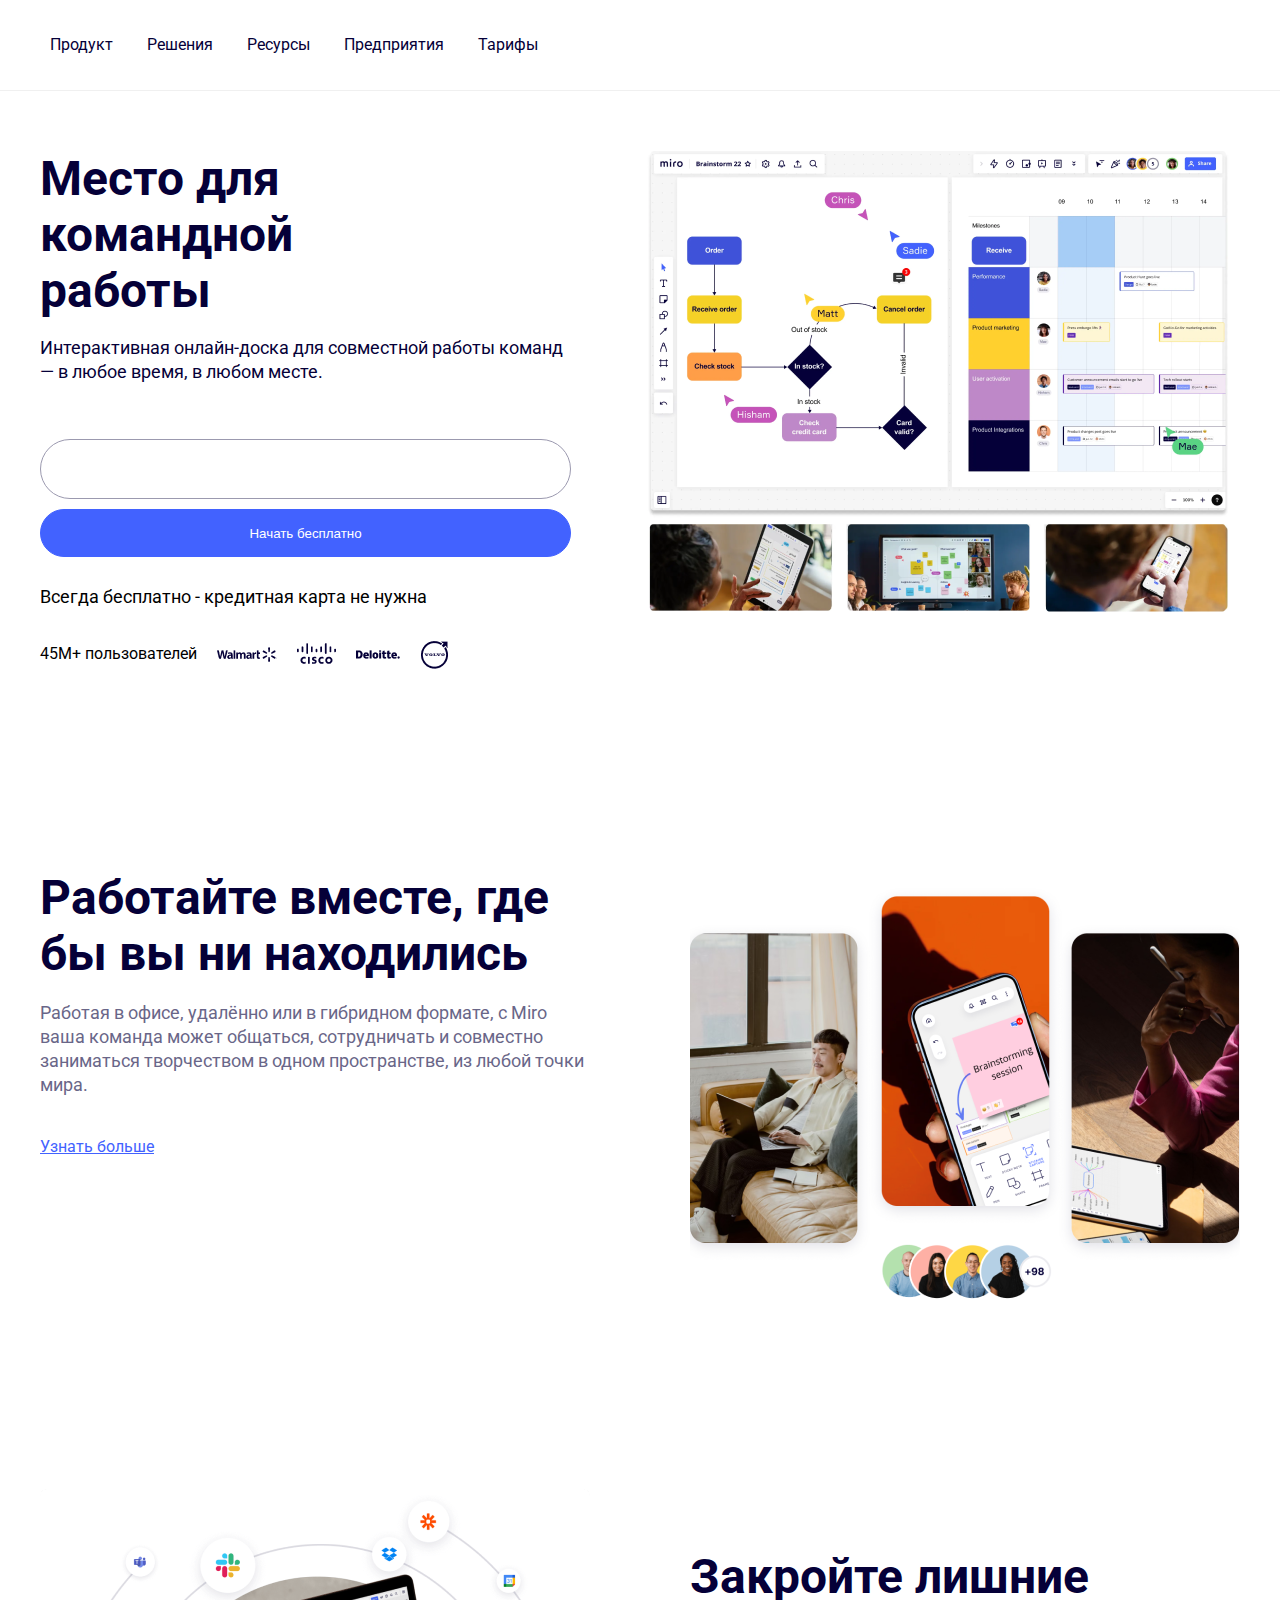
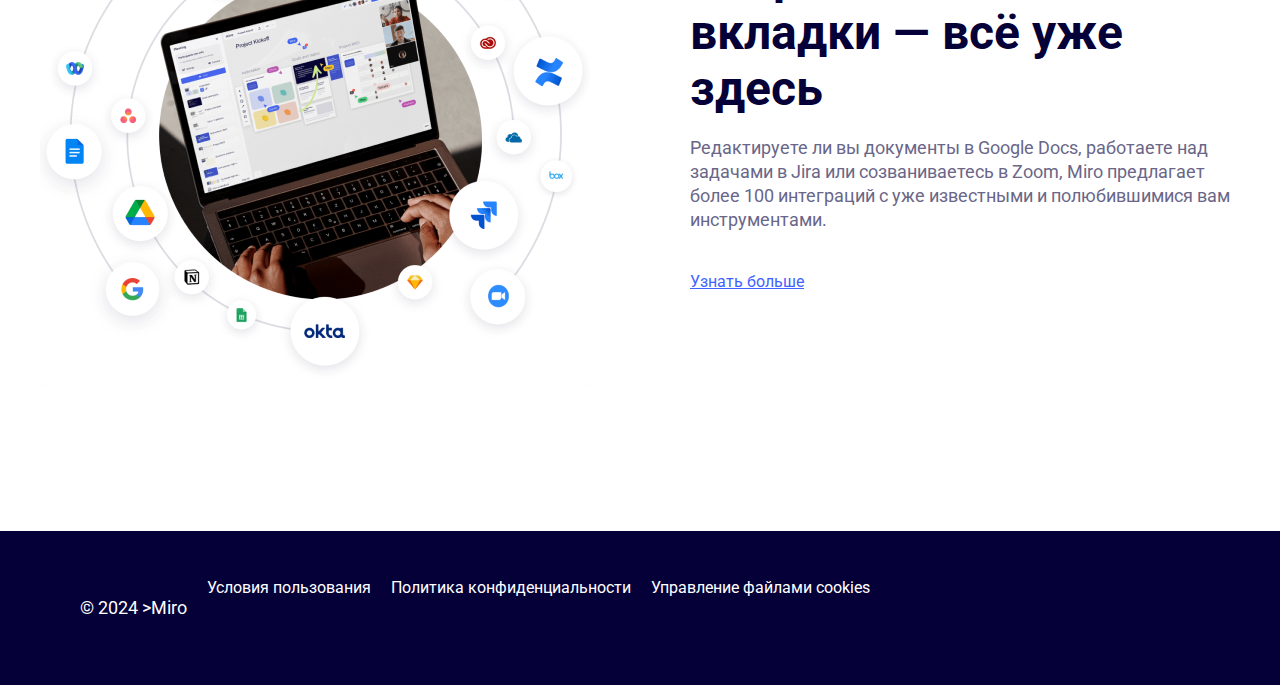
<file: 1 - Miro/index.html>
<!DOCTYPE html>
<html lang="ru">
  <head>
    <meta charset="UTF-8" />
    <meta name="viewport" content="width=device-width, initial-scale=1.0" />
    <title>Нотация описания архитектуры приложения</title>
    <link rel="stylesheet" href="./styles/style.css" />
    <link rel="preconnect" href="https://fonts.googleapis.com" />
    <link rel="preconnect" href="https://fonts.gstatic.com" crossorigin />
    <link
      href="https://fonts.googleapis.com/css2?family=Roboto&display=swap"
      rel="stylesheet"
    />
  </head>
  <body>
    <main>
      <header>
        <nav>
          <ul>
            <li><a href="#">Продукт</a></li>
            <li><a href="#">Решения</a></li>
            <li><a href="#">Ресурсы</a></li>
            <li><a href="#">Предприятия</a></li>
            <li><a href="#">Тарифы</a></li>
          </ul>
        </nav>
      </header>
      <section id="hero">
        <div>
          <h1>
            Место для<br />
            командной<br />
            работы
          </h1>
          <p class="heroText">
            Интерактивная онлайн-доска для совместной работы команд — в любое
            время, в любом месте.
          </p>
          <form action="/register" method="get" class="heroForm">
            <input type="email" name="email" id="email" />
            <button id="heroButton">Начать бесплатно</button>
            <p>Всегда бесплатно - кредитная карта не нужна</p>
            <div class="heroLogos">
              45М+ пользователей
              <img src="./images/Walmart.png" alt="Walmart" />
              <img src="./images/Cisco.png" alt="Cisco" />
              <img src="./images/Deloitte.png" alt="Deloitte" />
              <img src="./images/Volvo.png" alt="Volvo" />
            </div>
          </form>
        </div>
        <div>
          <img
            src="./images/headerimage-without-text 1.png"
            alt="Схема командной работы"
            id="heroImage"
          />
        </div>
      </section>
      <section class="section">
        <div>
          <h2>Работайте вместе, где бы вы ни находились</h2>
          <p class="sectionText">
            Работая в офисе, удалённо или в гибридном формате, с Miro ваша
            команда может общаться, сотрудничать и совместно заниматься
            творчеством в одном пространстве, из любой точки мира.
          </p>
          <a href="#" class="link">Узнать больше</a>
        </div>
        <div>
          <img
            src="./images/IMAGE2.png"
            alt="Работайте, где бы вы ни находились"
            class="img2"
          />
        </div>
      </section>
      <section class="section section-reverse">
        <div>
          <h2>Закройте лишние вкладки — всё уже здесь</h2>
          <p class="sectionText">
            Редактируете ли вы документы в Google Docs, работаете над задачами в
            Jira или созваниваетесь в Zoom, Miro предлагает более 100 интеграций
            с уже известными и полюбившимися вам инструментами.
          </p>
          <a href="#" class="link">Узнать больше</a>
        </div>
        <div>
          <img src="./images/IMAGE3.png" alt="Вкладки" />
        </div>
      </section>
      <footer>
        <div>
          <div>
            <p>&#169 2024 >Miro</p>
          </div>
          <a href="#">Условия пользования</a>
          <a href="#">Политика конфиденциальности</a>
          <a href="#">Управление файлами cookies</a>
        </div>
      </footer>
    </main>
  </body>
</html>
</file>
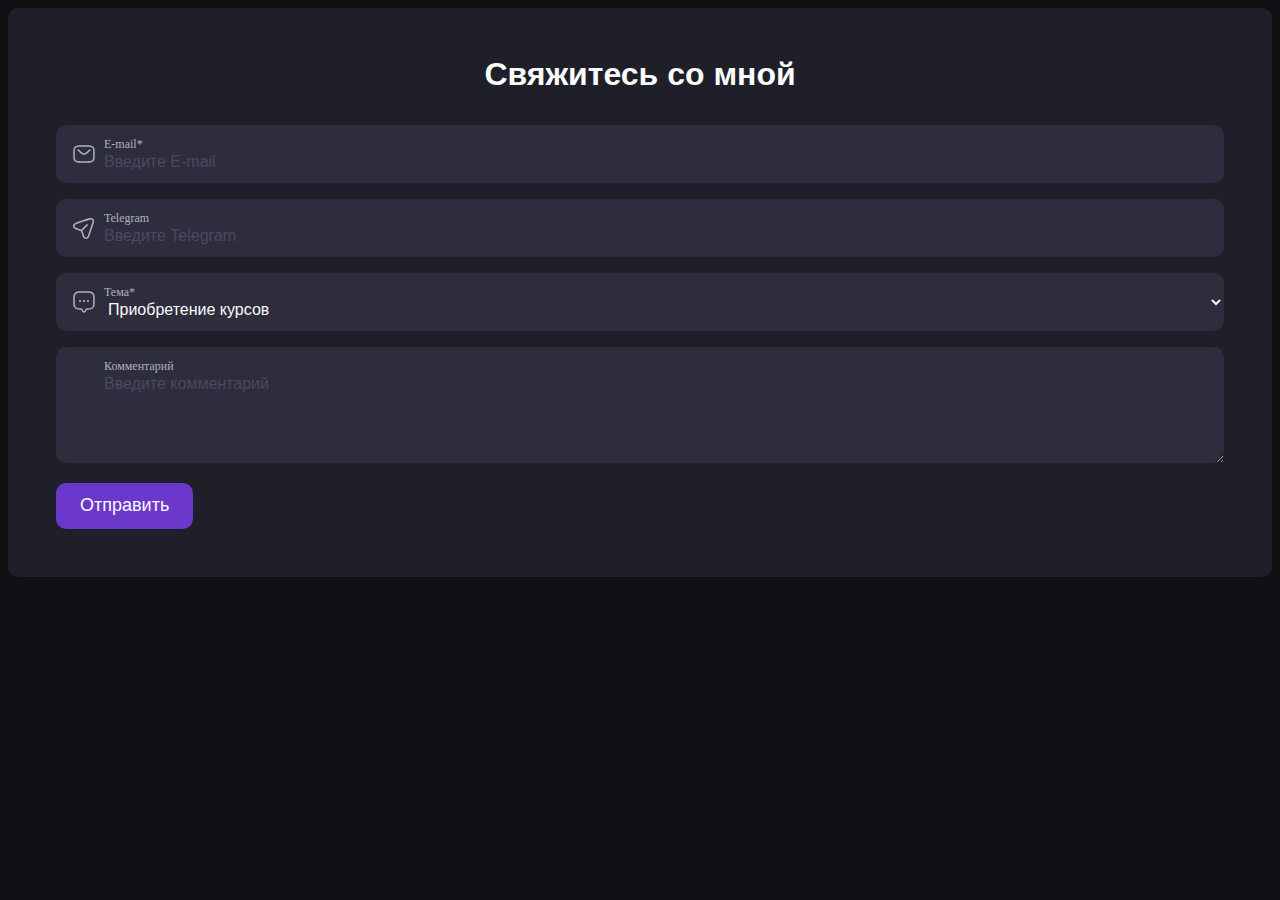
<file: 2 - PurpleForm/index.html>
<!DOCTYPE html>
<html lang="en">
  <head>
    <meta charset="UTF-8" />
    <meta name="viewport" content="width=device-width, initial-scale=1.0" />
    <title>Form</title>
    <link rel="stylesheet" href="./styles/style.css" />
  </head>
  <body>
    <main>
      <h1>Свяжитесь со мной</h1>
      <form action="#">
        <div class="inp">
          <img src="./images/message.svg" alt="иконка сообщения" />
          <label for="email">E-mail*</label>
          <input
            type="email"
            name="email"
            id="email"
            placeholder="Введите Е-mail"
            required
          />
        </div>
        <div class="inp">
          <img src="./images/telegram.svg" alt="иконка telegram">
          <label for="telegram">Telegram</label>
          <input
            type="text"
            name="telegram"
            id="telegram"
            placeholder="Введите Telegram"
          />
        </div>
        <div class="inp">
          <img src="./images/topic.svg" alt="иконка топика">
          <label for="topic">Тема*</label>
          <select name="topic" id="topic" required>
            <option value="courses" selected>Приобретение курсов</option>
            <option value="feedback">Обратная связь</option>
          </select>
        </div>
        <div class="inp">
          <label for="comment">Комментарий</label>
          <textarea
            name="comment"
            id="comment"
            cols="30"
            rows="4"
            placeholder="Введите комментарий"
          ></textarea>
        </div>
        <button type="submit" class="btn">Отправить</button>
      </form>
    </main>
  </body>
</html>
</file>
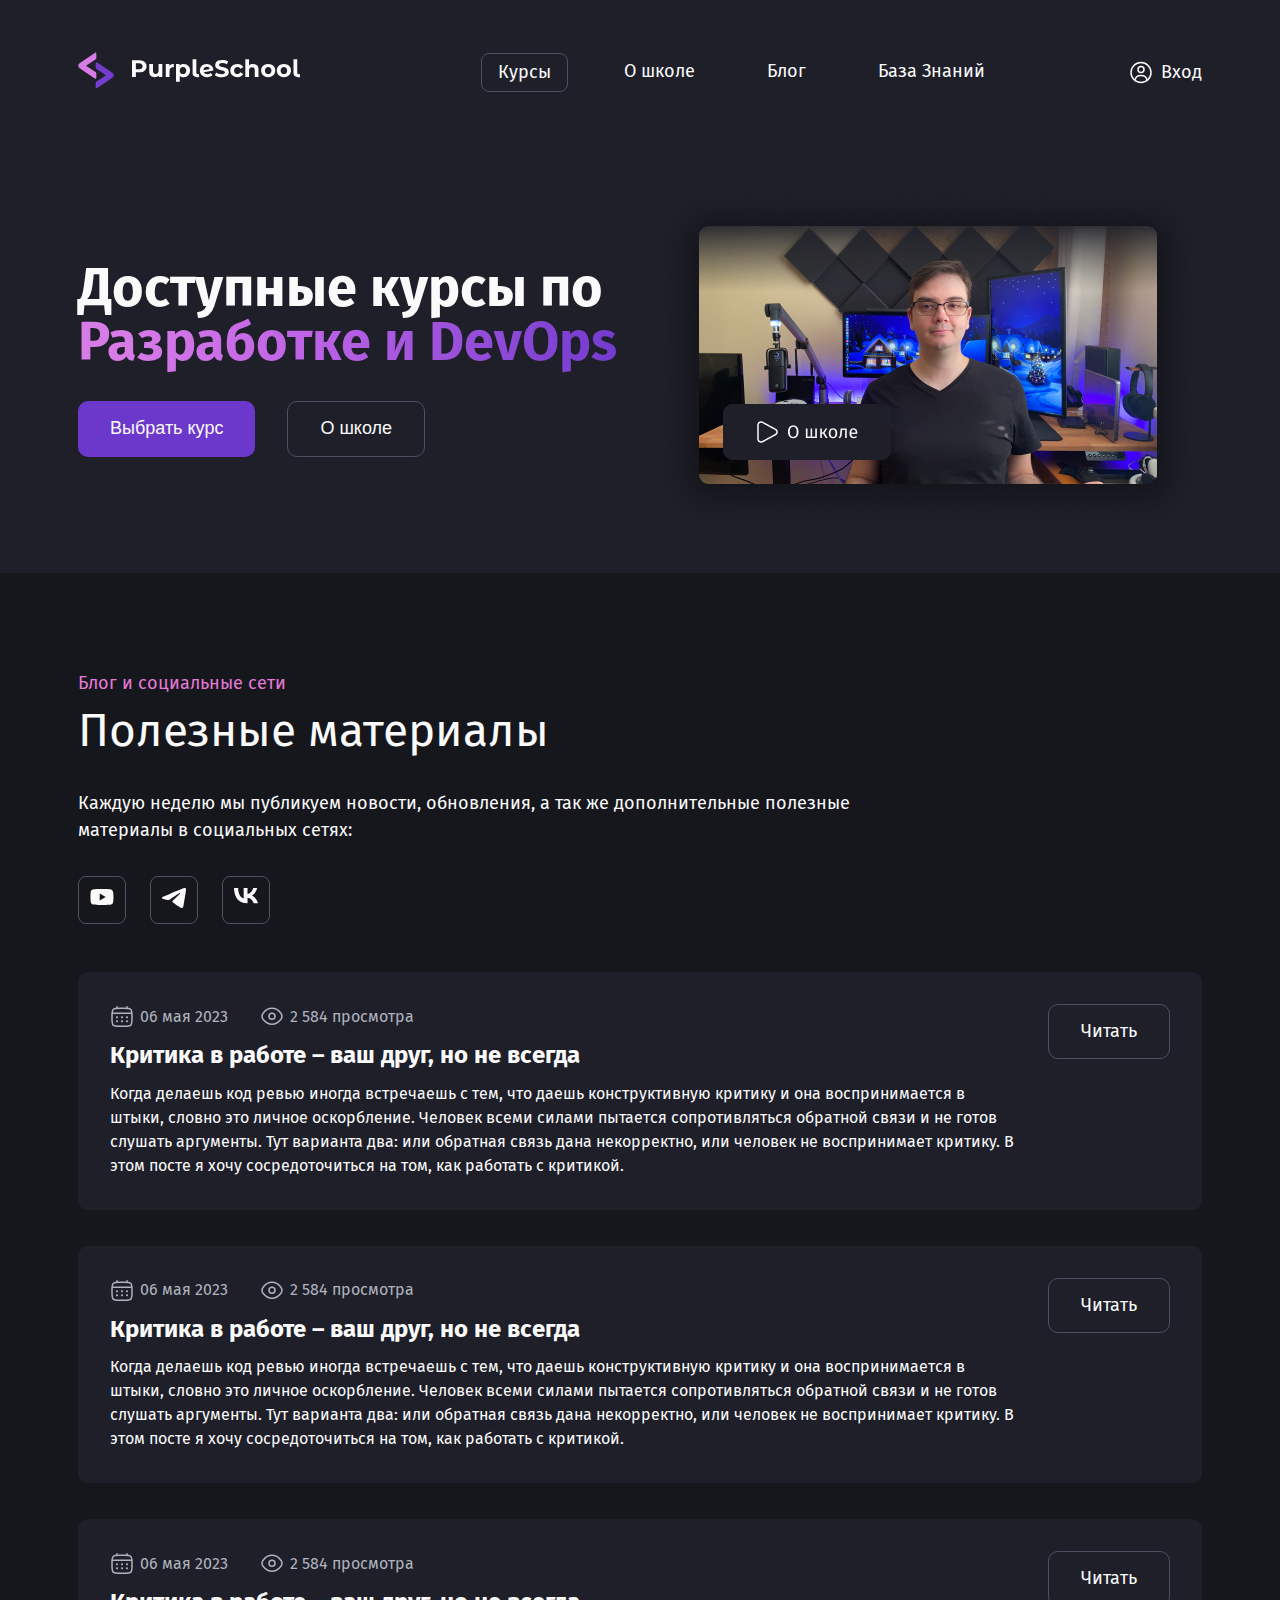
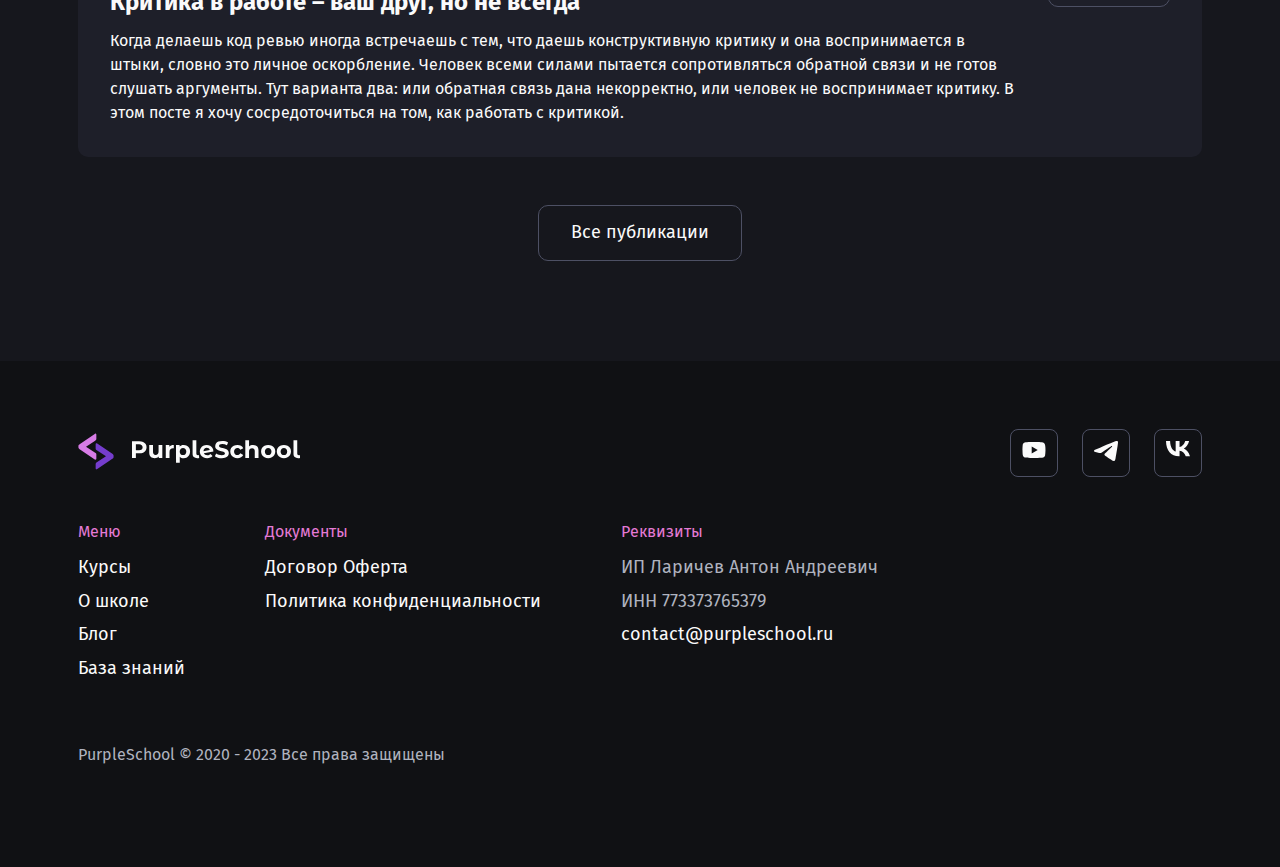
<file: 3 - PurpleSchools/index.html>
<!DOCTYPE html>
<html lang="en">

<head>
  <meta charset="UTF-8" />
  <meta name="viewport" content="width=device-width, initial-scale=1.0" />
  <title>Школа разработки PurpleSchool</title>
  <link rel="preconnect" href="https://fonts.googleapis.com" />
  <link rel="preconnect" href="https://fonts.gstatic.com" crossorigin />
  <link href="https://fonts.googleapis.com/css2?family=Fira+Sans:wght@400;700&display=swap" rel="stylesheet" />
  <link rel="stylesheet" href="./styles/global.css" />
  <link rel="stylesheet" href="./styles/header.css" />
  <link rel="stylesheet" href="./styles/components.css" />
  <link rel="stylesheet" href="./styles/page.css" />
  <link rel="stylesheet" href="./styles/footer.css" />
</head>

<body>
  <header class="header">
    <div class="header__wrapper">
      <a href="#"><img class="header__logo" src="./images/logo.svg" alt="Логотип PurpleSchool" /></a>
      <nav>
        <ul class="menu">
          <li class="menu__item menu__item_active"><a href="#">Курсы</a></li>
          <li class="menu__item"><a href="#">О школе</a></li>
          <li class="menu__item"><a href="#">Блог</a></li>
          <li class="menu__item"><a href="#">База Знаний</a></li>
        </ul>
      </nav>
      <a class="header__login" href="#" aria-label="Вход в личный кабинет">
        <img src="./images/user.svg" alt="Иконка пользователя" />
        <div>Вход</div>
      </a>
      <button class="header__mobile-menu-button" aria-expanded="false" aria-haspopup="true">
        <img src="./images/menu.svg" alt="Мобильное меню" />
      </button>
    </div>
  </header>
  <section class="section section_light">
    <div class="hero">
      <div class="hero__left">
        <h1 class="hero__h1">
          Доступные курсы по<br />
          <span class="hero__h1_gradient">Разработке и DevOps</span>
        </h1>
        <div class="hero__cta">
          <button class="button button_primary">Выбрать курс</button>
          <button class="button button_ghost">О школе</button>
        </div>
      </div>
      <img class="hero__right" src="./images/video.png" alt="Видео с автором" />
    </div>
  </section>

  <section class="section">
    <div class="section__wrapper">
      <div class="headling">
        <div class="headling__top">Блог и социальные сети</div>
        <h2 class="headling__buttom">Полезные материалы</h2>
      </div>
      <p class="paragraph paragraph_32">
        Каждую неделю мы публикуем новости, обновления, а так же дополнительные полезные материалы в социальных сетях:
      </p>
      <div class="social-icons">
        <a href="#" class="social-icons__icon">
          <img src="./images/social/youtube.svg" alt="YouTube PurpleSchool" />
        </a>
        <a href="#" class="social-icons__icon">
          <img src="./images/social/telegram.svg" alt="Telegram PurpleSchool" />
        </a>
        <a href="#" class="social-icons__icon">
          <img src="./images/social/vk.svg" alt="ВКонтакте PurpleSchool" />
        </a>
      </div>
      <div class="post-wrapper">
        <article class="post card card__32">
          <div class="post__content">
            <div class="post__stats">
              <div class="post__stat">
                <img src="./images/calendar-icon.svg" alt="Иконка календаря">
                06 мая 2023
              </div>
              <div class="post__stat">
                <img src="./images/view-icon.svg" alt="Иконка просмотров">
                2 584 просмотра
              </div>
            </div>
            <h3 class="post__header">Критика в работе – ваш друг, но не всегда</h3>
            <div class="post__description">Когда делаешь код ревью иногда встречаешь с тем, что даешь конструктивную
              критику и она воспринимается в штыки, словно
              это личное оскорбление. Человек всеми силами пытается сопротивляться обратной связи и не готов слушать
              аргументы. Тут
              варианта два: или обратная связь дана некорректно, или человек не воспринимает критику. В этом посте я
              хочу
              сосредоточиться на том, как работать с критикой.</div>
          </div>
          <div class="post__button">
            <a href="#" class="button button_ghost">Читать</a>
          </div>
        </article>
        <article class="post card card__32">
          <div class="post__content">
            <div class="post__stats">
              <div class="post__stat">
                <img src="./images/calendar-icon.svg" alt="Иконка календаря">
                06 мая 2023
              </div>
              <div class="post__stat">
                <img src="./images/view-icon.svg" alt="Иконка просмотров">
                2 584 просмотра
              </div>
            </div>
            <h3 class="post__header">Критика в работе – ваш друг, но не всегда</h3>
            <div class="post__description">Когда делаешь код ревью иногда встречаешь с тем, что даешь конструктивную
              критику и она воспринимается в штыки, словно
              это личное оскорбление. Человек всеми силами пытается сопротивляться обратной связи и не готов слушать
              аргументы. Тут
              варианта два: или обратная связь дана некорректно, или человек не воспринимает критику. В этом посте я
              хочу
              сосредоточиться на том, как работать с критикой.</div>
          </div>
          <div class="post__button">
            <a href="#" class="button button_ghost">Читать</a>
          </div>
        </article>
        <article class="post card card__32">
          <div class="post__content">
            <div class="post__stats">
              <div class="post__stat">
                <img src="./images/calendar-icon.svg" alt="Иконка календаря">
                06 мая 2023
              </div>
              <div class="post__stat">
                <img src="./images/view-icon.svg" alt="Иконка просмотров">
                2 584 просмотра
              </div>
            </div>
            <h3 class="post__header">Критика в работе – ваш друг, но не всегда</h3>
            <div class="post__description">Когда делаешь код ревью иногда встречаешь с тем, что даешь конструктивную
              критику и она воспринимается в штыки, словно
              это личное оскорбление. Человек всеми силами пытается сопротивляться обратной связи и не готов слушать
              аргументы. Тут
              варианта два: или обратная связь дана некорректно, или человек не воспринимает критику. В этом посте я
              хочу
              сосредоточиться на том, как работать с критикой.</div>
          </div>
          <div class="post__button">
            <a href="#" class="button button_ghost">Читать</a>
          </div>
        </article>
      </div>
      <div class="button-more">
        <a href="#" class="button button_ghost">Все публикации</a>
      </div>
    </div>
  </section>

  <footer class="footer">
    <div class="footer__wrapper">
      <div class="footer__social">
        <a href="#">
          <img class="footer__logo" src="./images/logo.svg" alt="Логотип PurpleSchool" />
        </a>
        <div class="social-icons">
          <a href="#" class="social-icons__icon">
            <img src="./images/social/youtube.svg" alt="YouTube PurpleSchool" />
          </a>
          <a href="#" class="social-icons__icon">
            <img src="./images/social/telegram.svg" alt="Telegram PurpleSchool" />
          </a>
          <a href="#" class="social-icons__icon">
            <img src="./images/social/vk.svg" alt="ВКонтакте PurpleSchool" />
          </a>
        </div>
      </div>
      <div class="footer__menu">
        <nav>
          <div class="footer__menu-header">Меню</div>
          <ul class="menu-small">
            <li class="menu-small__item"><a href="#">Курсы</a></li>
            <li class="menu-small__item"><a href="#">О школе</a></li>
            <li class="menu-small__item"><a href="#">Блог</a></li>
            <li class="menu-small__item"><a href="#">База знаний</a></li>
          </ul>
        </nav>
        <div>
          <div class="footer__menu-header">Документы</div>
          <ul class="menu-small">
            <li class="menu-small__item"><a href="#">Договор Оферта</a></li>
            <li class="menu-small__item">
              <a href="#">Политика конфиденциальности</a>
            </li>
          </ul>
        </div>
        <div>
          <div class="footer__menu-header">Реквизиты</div>
          <ul class="menu-small">
            <li class="menu-small__item">ИП Ларичев Антон Андреевич</li>
            <li class="menu-small__item">ИНН 773373765379</li>
            <li class="menu-small__item">
              <a href="mailto:contact@purpleschool.ru">contact@purpleschool.ru</a>
            </li>
          </ul>
        </div>
      </div>
      <div class="footer__copywrite">
        PurpleSchool © 2020 - 2023 Все права защищены
      </div>
    </div>
  </footer>
</body>

</html>
</file>
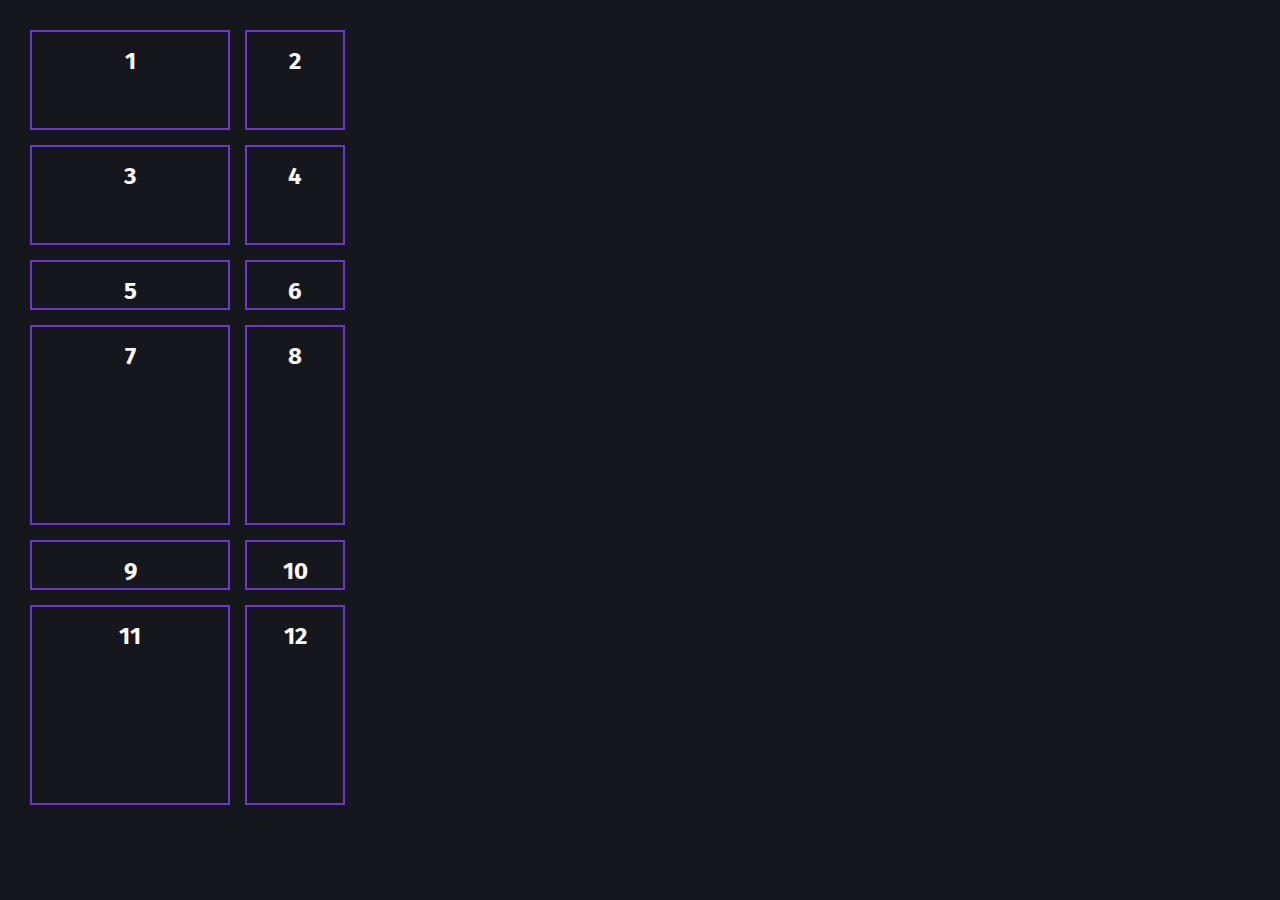
<file: 4 - Grid/index.html>
<!DOCTYPE html>
<html lang="en">

<head>
  <meta charset="UTF-8">
  <meta name="viewport" content="width=device-width, initial-scale=1.0">
  <title>Grids</title>
  <link rel="stylesheet" href="./styles/styles.css">
  <link rel="preconnect" href="https://fonts.googleapis.com" />
  <link rel="preconnect" href="https://fonts.gstatic.com" crossorigin />
  <link href="https://fonts.googleapis.com/css2?family=Fira+Sans:wght@400;700&display=swap" rel="stylesheet" />
</head>

<body>
  <div class="wrapper">
    <div class="item">1</div>
    <div class="item">2</div>
    <div class="item">3</div>
    <div class="item">4</div>
    <div class="item">5</div>
    <div class="item">6</div>
    <div class="item">7</div>
    <div class="item">8</div>
    <div class="item">9</div>
    <div class="item">10</div>
    <div class="item">11</div>
    <div class="item">12</div>
  </div>
</body>

</html>
</file>
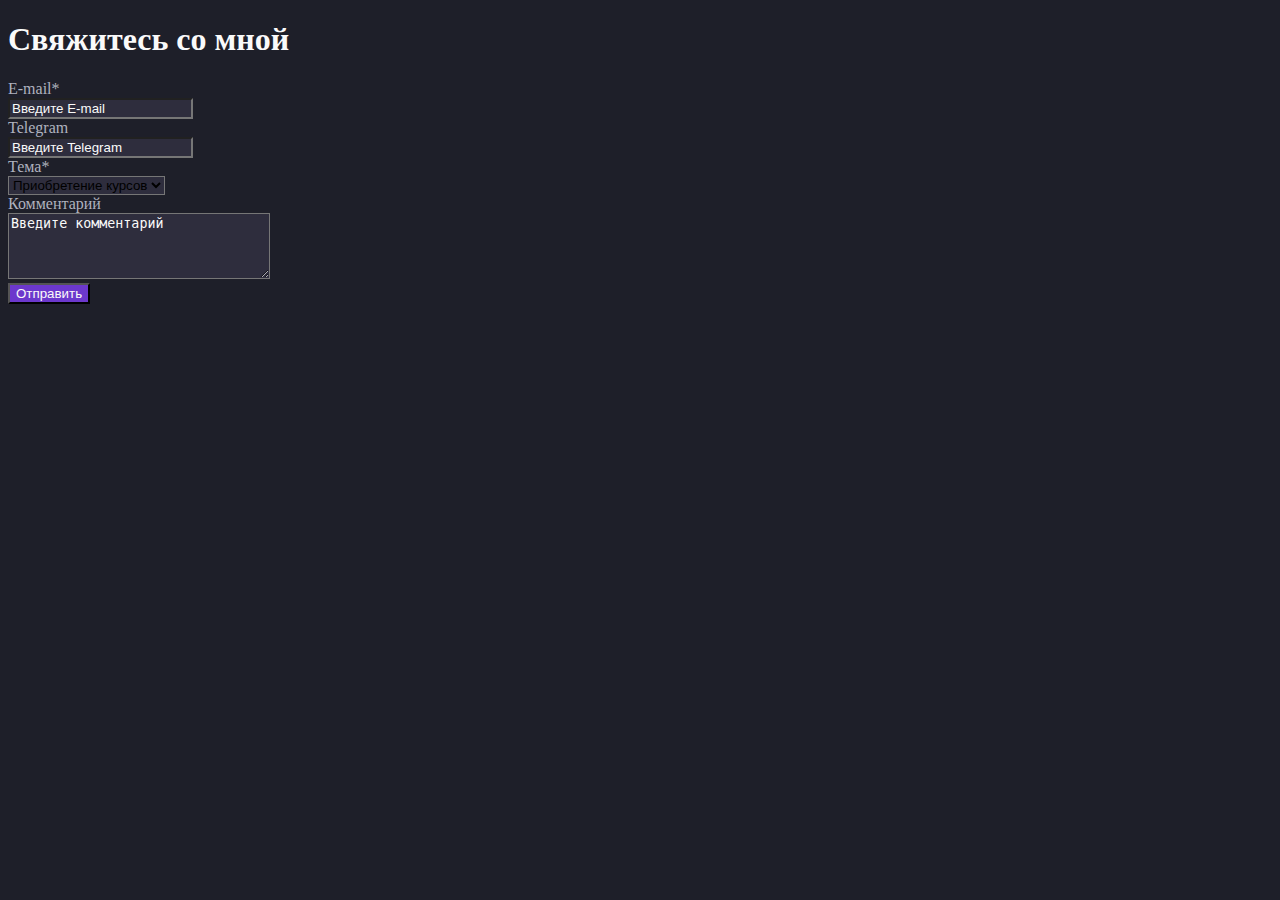
<file: form.html>
<!DOCTYPE html>
<html lang="en">
  <head>
    <meta charset="UTF-8" />
    <meta name="viewport" content="width=device-width, initial-scale=1.0" />
    <title>Form</title>
    <link rel="stylesheet" href="./styles/style.css">
  </head>
  <body>
    <h1>Свяжитесь со мной</h1>
    <form action="#">
      <div class="inp">
        <label for="email">E-mail*</label>
        <br />
        <input
          type="email"
          name="email"
          id="email"
          placeholder="Введите Е-mail"
          required
        />
      </div>
      <div class="inp">
        <label for="telegram">Telegram</label>
        <br />
        <input
          type="text"
          name="telegram"
          id="telegram"
          placeholder="Введите Telegram"
        />
      </div>
      <div class="inp">
        <label for="topic">Тема*</label>
        <br />
        <select name="topic" id="topic" required>
          <option value="courses" selected>Приобретение курсов</option>
          <option value="feedback">Обратная связь</option>
        </select>
      </div>
      <div class="inp_text">
        <label for="comment">Комментарий</label>
        <br />
        <textarea
          name="comment"
          id="comment"
          cols="30"
          rows="4"
          placeholder="Введите комментарий"
        ></textarea>
      </div>
      <button type="submit" class="btn">Отправить</button>
    </form>
  </body>
</html>
</file>
<file: 1 - Miro/styles/style.css>
body {
  font-family: 'Roboto', sans-serif;
  margin: 0;
}

header {
  border-bottom: 1px solid #F0F0F0;
  margin-bottom: 60px;
}

header a {
  font-weight: 400px;
  font-size: 16px;
  line-height: 24px;
  color: #050038;
  text-decoration: none;
}

nav {
  padding: 33px 50px;
  margin-bottom: 60px;
  max-width: 1200px;
  margin: 0 auto;
}

nav ul {
  list-style: none;
  padding: 0;
  margin: 0;
  display: flex;
  gap: 34px;
}

section {
  max-width: 1200px;
  margin: 0 auto;
  padding: 0 40px;
  margin-bottom: 140px;
}

#hero {
  display: flex;
  gap: 65px;
}

h1 {
  margin: 0 0 17px 0;
}

h2 {
  margin: 60px 0 19px 0;
}

h1,
h2 {
  font-weight: 400px;
  font-size: 48px;
  line-height: 56px;
  color: #050038;
}

p {
  font-weight: 400px;
  font-size: 18px;
  line-height: 24px;
}

.heroForm {
  display: flex;
  flex-direction: column;
  gap: 10px;
}

.heroForm input {
  border-radius: 32px;
  border: 1px solid #9B99AF;
  height: 48px;
  padding: 5px 10px;
}

.heroForm button {
  height: 48px;
  border: 1px solid #4262ff;
  border-radius: 32px;
  padding: 10px 20px;
}

.heroForm input:focus {
  background-color: aliceblue;
}

.heroForm+p {
  font-weight: 400px;
  font-size: 14px;
  line-height: 20px;
  color: #050038;
  margin: 8px 0 52px 0;
}

#heroButton {
  background-color: #4262ff;
  color: #ffffff;
}

#heroButton:hover {
  background-color: #122db6;
}

#heroButton:active {
  background-color: #071766;
}

.heroText {
  color: #050038;
  margin: 0 0 55px 0;
}

.heroLogos {
  display: flex;
  align-items: center;
  gap: 20px;
}

.section {
  display: flex;
  gap: 100px;
}

.section-reverse {
  flex-direction: row-reverse;
}

.sectionText {
  color: #696688;
  margin: 0 0 40px 0;
}

.link {
  color: #4262ff;
  text-decoration: underline;
}

.link:hover {
  color: #122db6;
}

.sectionList {
  list-style: none;
}

.sectionList li::marker {
  content: url('../images/check.svg');
}

footer {
  background: #050038;
  padding: 47px 40px;
  color: white;
}

footer>div {
  max-width: 1200px;
  padding: 0 40px;
  margin: 0 auto;
  display: flex;
  gap: 20px;
}

footer a {
  color: #ffffff;
  text-decoration: none;
}

.foot-text {
  color: #ffffff;
}
</file>
<file: 2 - PurpleForm/styles/style.css>
*{
  box-sizing: border-box;
}

body {
  background-color: #0f0f14;
}

main {
  background-color: #1e1f29;
  border-radius: 10px;
  padding: 48px;
}

h1 {
  color: #FAFAFA;
  font-style: 36px;
  font-weight: 700;
  font-family: sans-serif;
  text-align: center;
  margin: 0 0 32px 0;
}

label {
  position: absolute;
  top: 12px;
  left: 48px;
  font-weight: 400;
  font-size: 12px;
  line-height: 120%;
  color: #AFB2BF;
}

input,
textarea,
select {
  background-color: #2E2D3D;
  color: #FAFAFA;
  font-weight: 400;
  font-size: 16px;
  line-height: 120%;
  font-family: sans-serif;
  padding: 27px 48px 12px;
  border-radius: 10px;
  border: none;
  width: 100%;
}

input::placeholder,
textarea::placeholder,
select::placeholder {
  color: #4a4863;
  font-size: 16px;
}

button {
  background-color: #6C38CC;
  color: #FAFAFA;
  border: none;
  border-radius: 10px;
  padding: 12px 24px;
  font-weight: 400;
  font-size: 18px;
  line-height: 120%;
  text-align: center;
}

.inp {
  margin-bottom: 16px;
  position: relative;
}

.inp img {
  position: absolute;
  top: 17px;
  left: 16px;
}
</file>
<file: 3 - PurpleSchools/styles/global.css>
:root {
  --color-bg: #16171d;
  --color-bg-light: #2e2d3d;
  --color-bg-medium: #1e1f29;
  --color-footer: #101114;
  --color-link-hover: #afb3bf;
  --color-primary: #6c38cc;
  --color-primary-hover: #5b2bb2;
  --color-secondary: #e47ad5;
  --color-stroke: #4d5064;
  --color-text: #fafafa;

  --gradient: linear-gradient(93.33deg, #d77be6 9.26%, #be63e6 42.32%, #6c38cc 104.58%);

  --border-8: 8px;
  --border-10: 10px;
  --layout-width: 1172px;
}

* {
  box-sizing: border-box;
}

html {
  -webkit-font-smoothing: antialiased;
  -moz-osx-font-smoothing: grayscale;
  text-rendering: optimizeLegibility;
}

body {
  background: var(--color-bg);
  margin: 0;
  font-family: "Fira Sans", sans-serif;
  font-style: normal;
  font-weight: 400;
}

a {
  text-decoration: none;
}
</file>
<file: 3 - PurpleSchools/styles/header.css>
/* Header */

.header {
  background-color: var(--color-bg-medium);
}

.header__wrapper {
  max-width: var(--layout-width);
  margin: 0 auto;
  display: flex;
  justify-content: space-between;
  align-items: center;
  padding: 40px 24px;
}

.header__login {
  display: flex;
  gap: 8px;
  align-items: center;
  font-size: 18px;
  line-height: 120%;
  color: var(--color-text);
  cursor: pointer;
}

.header__login:hover {
  color: var(--color-link-hover);
}

.header__mobile-menu-button {
  display: none;
  background: none;
  border: none;
  cursor: pointer;
}


@media (max-width: 480px) {
  .header__logo {
    max-width: 174px;
  }
}

@media (max-width: 640px) {
  .header__wrapper {
    padding: 30px 24px;
  }
}

@media (max-width: 960px) {
  .header__login {
    display: none;
  }

  .header__mobile-menu-button {
    display: block;
  }
}


/* Menu */

.menu {
  list-style: none;
  display: flex;
  gap: 40px;
  margin: 0;
}

.menu__item {
  padding: 8px 16px;
}

.menu__item a {
  font-size: 18px;
  line-height: 120%;
  color: var(--color-text);
  cursor: pointer;
}

.menu__item:hover a {
  color: var(--color-link-hover);
}

.menu__item_active {
  border: 1px solid var(--color-stroke);
  border-radius: var(--border-8);
  color: var(--color-link-hover);
}


@media (max-width: 960px) {
  .menu {
    display: none;
  }
}
</file>
<file: 3 - PurpleSchools/styles/components.css>
/* Section */

.section_light {
  background-color: var(--color-bg-medium);
}

.section__wrapper {
  max-width: var(--layout-width);
  margin: 0 auto;
  padding: 100px 24px;
}


/* Button */

.button {
  padding: 16px 32px;
  color: var(--color-text);
  background: none;
  border: none;
  font-weight: 400;
  font-size: 18px;
  line-height: 120%;
  border-radius: var(--border-10);
  cursor: pointer;
  display: inline-block;
  text-align: center;
}

.button_primary {
  background: var(--color-primary);
}

.button_primary:hover {
  background: var(--color-primary-hover);
}

.button_ghost {
  border: 1px solid var(--color-stroke);
}

.button_ghost:hover {
  background: var(--color-bg-light);
}

@media (max-width: 640px) {
  .button {
    padding: 12px 32px;
  }
}


/* Social */

.social-icons {
  display: flex;
  align-items: center;
  gap: 24px;
}

.social-icons__icon {
  border: 1px solid var(--color-stroke);
  border-radius: var(--border-8);
  text-decoration: none;
  padding: 11px;
  width: 48px;
  height: 48px;
}

.social-icons__icon:hover {
  background-color: var(--color-bg-medium);
}


/* Headling */

.headling {
  margin-bottom: 32px;
}

.headling__top {
  font-weight: 400;
  font-size: 18px;
  line-height: 120%;
  color: var(--color-secondary);
  margin-bottom: 8px;
}

.headling__buttom {
  font-weight: 400;
  font-size: 46px;
  line-height: 120%;
  color: var(--color-text);
  margin: 0 0 32px 0;
}


@media (max-width: 860px) {
  .headling__buttom {
    font-weight: 400;
    font-size: 34px;
    line-height: 120%;
  }
}


/* Paragraph */

.paragraph {
  font-weight: 400;
  font-size: 18px;
  line-height: 150%;
  color: var(--color-text);
  max-width: 787px;
}

.paragraph_32 {
  margin-bottom: 32px;
}


/* Card */

.card {
  background: var(--color-bg-medium);
  border-radius: var(--border-10);
}

.card__32 {
  padding: 32px;
}


/* Post-wrapper */

.post-wrapper {
  margin-top: 48px;
  display: flex;
  flex-direction: column;
  gap: 36px;
  margin-bottom: 48px;
}


/* Post */

.post {
  display: flex;
  justify-content: space-between;
  gap: 32px;
}

.post__content {
  display: flex;
  flex-direction: column;
  gap: 12px;
}

.post__stats {
  display: flex;
  gap: 32px;
}

.post__stat {
  display: flex;
  align-items: center;
  gap: 6px;
  color: var(--color-link-hover);
  font-weight: 400;
  font-size: 16px;
  line-height: 120%;
}

.post__header {
  font-weight: 700;
  font-size: 24px;
  line-height: 120%;
  color: var(--color-text);
  margin: 0;
}

.post__description {
  font-weight: 400;
  font-size: 16px;
  line-height: 150%;
  color: var(--color-text);
}

.post__button a {
  display: block;
}


@media (max-width: 860px) {
  .post {
    flex-direction: column;
  }

  .post__header {
    font-size: 21px;
  }
}
</file>
<file: 3 - PurpleSchools/styles/page.css>
.hero {
  max-width: var(--layout-width);
  margin: 0 auto;
  display: flex;
  justify-content: space-between;
  align-items: center;
  padding: 40px 24px;
}

.hero__left {
  display: flex;
  flex-direction: column;
  gap: 32px;
}

.hero__h1 {
  margin: 0;
  font-weight: 700;
  font-size: 54px;
  line-height: 100%;
  color: var(--color-text);
}

.hero__h1_gradient {
  background: var(--gradient);
  -webkit-background-clip: text;
  -webkit-text-fill-color: transparent;
  background-clip: text;
  text-fill-color: transparent;
}

.hero__cta {
  display: flex;
  gap: 32px;
}

.button-more {
  text-align: center;
}


@media (max-width: 480px) {
  .hero {
    padding: 0 24px;
  }

  .hero__cta {
    gap: 16px;
  }
}

@media (max-width: 640px) {
  .hero__h1 {
    font-size: 30px;
    line-height: 120%;
  }

  .hero__right {
    width: 100%;
  }
}

@media (max-width: 1200px) {
  .hero {
    flex-direction: column;
  }

  .hero__h1 {
    text-align: center;
  }

  .hero__cta {
    justify-content: center;
  }
}
</file>
<file: 3 - PurpleSchools/styles/footer.css>
.footer {
  background-color: var(--color-footer);
}

.footer__wrapper {
  max-width: var(--layout-width);
  margin: 0 auto;
  padding: 60px 24px 100px;
}

.footer__social {
  display: flex;
  justify-content: space-between;
  margin-bottom: 36px;
  gap: 24px;
}

.footer__menu {
  display: flex;
  gap: 24px 80px;
  margin-bottom: 48px;
}

.footer__menu-header {
  font-weight: 400;
  font-size: 16px;
  line-height: 120%;
  color: var(--color-secondary);
}

.menu-small {
  list-style: none;
  padding: 0;
}

.menu-small__item {
  font-weight: 400;
  font-size: 18px;
  line-height: 120%;
  color: var(--color-link-hover);
  margin-bottom: 12px;
}

.menu-small__item a {
  color: var(--color-text);
}

.menu-small__item a:hover {
  color: var(--color-link-hover);
}

.footer__copywrite {
  font-weight: 400;
  font-size: 16px;
  line-height: 150%;
  color: var(--color-link-hover);
}

@media (max-width: 860px) {
  .footer__menu {
    flex-direction: column;
    margin-bottom: 24px;
  }
}

@media (max-width: 640px) {
  .footer__social {
    flex-direction: column;
  }
}
</file>
<file: 4 - Grid/styles/styles.css>
:root {
  --color-bg: #16171d;
  --color-bg-light: #2e2d3d;
  --color-bg-medium: #1e1f29;
  --color-footer: #101114;
  --color-link-hover: #afb3bf;
  --color-primary: #6c38cc;
  --color-primary-hover: #5b2bb2;
  --color-secondary: #e47ad5;
  --color-stroke: #4d5064;
  --color-text: #fafafa;

  --gradient: linear-gradient(93.33deg, #d77be6 9.26%, #be63e6 42.32%, #6c38cc 104.58%);

  --border-8: 8px;
  --border-10: 10px;
  --layout-width: 1172px;
}

* {
  box-sizing: border-box;
}

html {
  -webkit-font-smoothing: antialiased;
  -moz-osx-font-smoothing: grayscale;
  text-rendering: optimizeLegibility;
}

body {
  background: var(--color-bg);
  margin: 30px;
  font-family: "Fira Sans", sans-serif;
  font-style: normal;
  font-weight: 400;
}

.item {
  color: var(--color-text);
  font-size: 24px;
  font-weight: 700;
  border: 2px solid var(--color-primary);
  text-align: center;
  padding: 15px;
}

.wrapper {
  display: grid;
  grid-template-columns: 200px 100px;
  grid-template-rows: 100px 100px;
  grid-auto-rows: 50px 200px;
  gap: 15px;
}
</file>
<file: styles/style.css>
body {
  display: flexbox;
  justify-content: space-between;
  align-items: center;
  background-color: #1E1F29;
}

h1 {
  color: #FAFAFA;
  font-style: 36px;
  font-weight: bold;
}

form {
  display: block;
}

label {
  color: #AFB2BF;
}

input,
textarea,
select {
  background-color: #2E2D3D;
}

input::placeholder,
textarea::placeholder {
  color: #FAFAFA;
}

button {
  background-color: #6C38CC;
  color: #FAFAFA;
}
</file>
